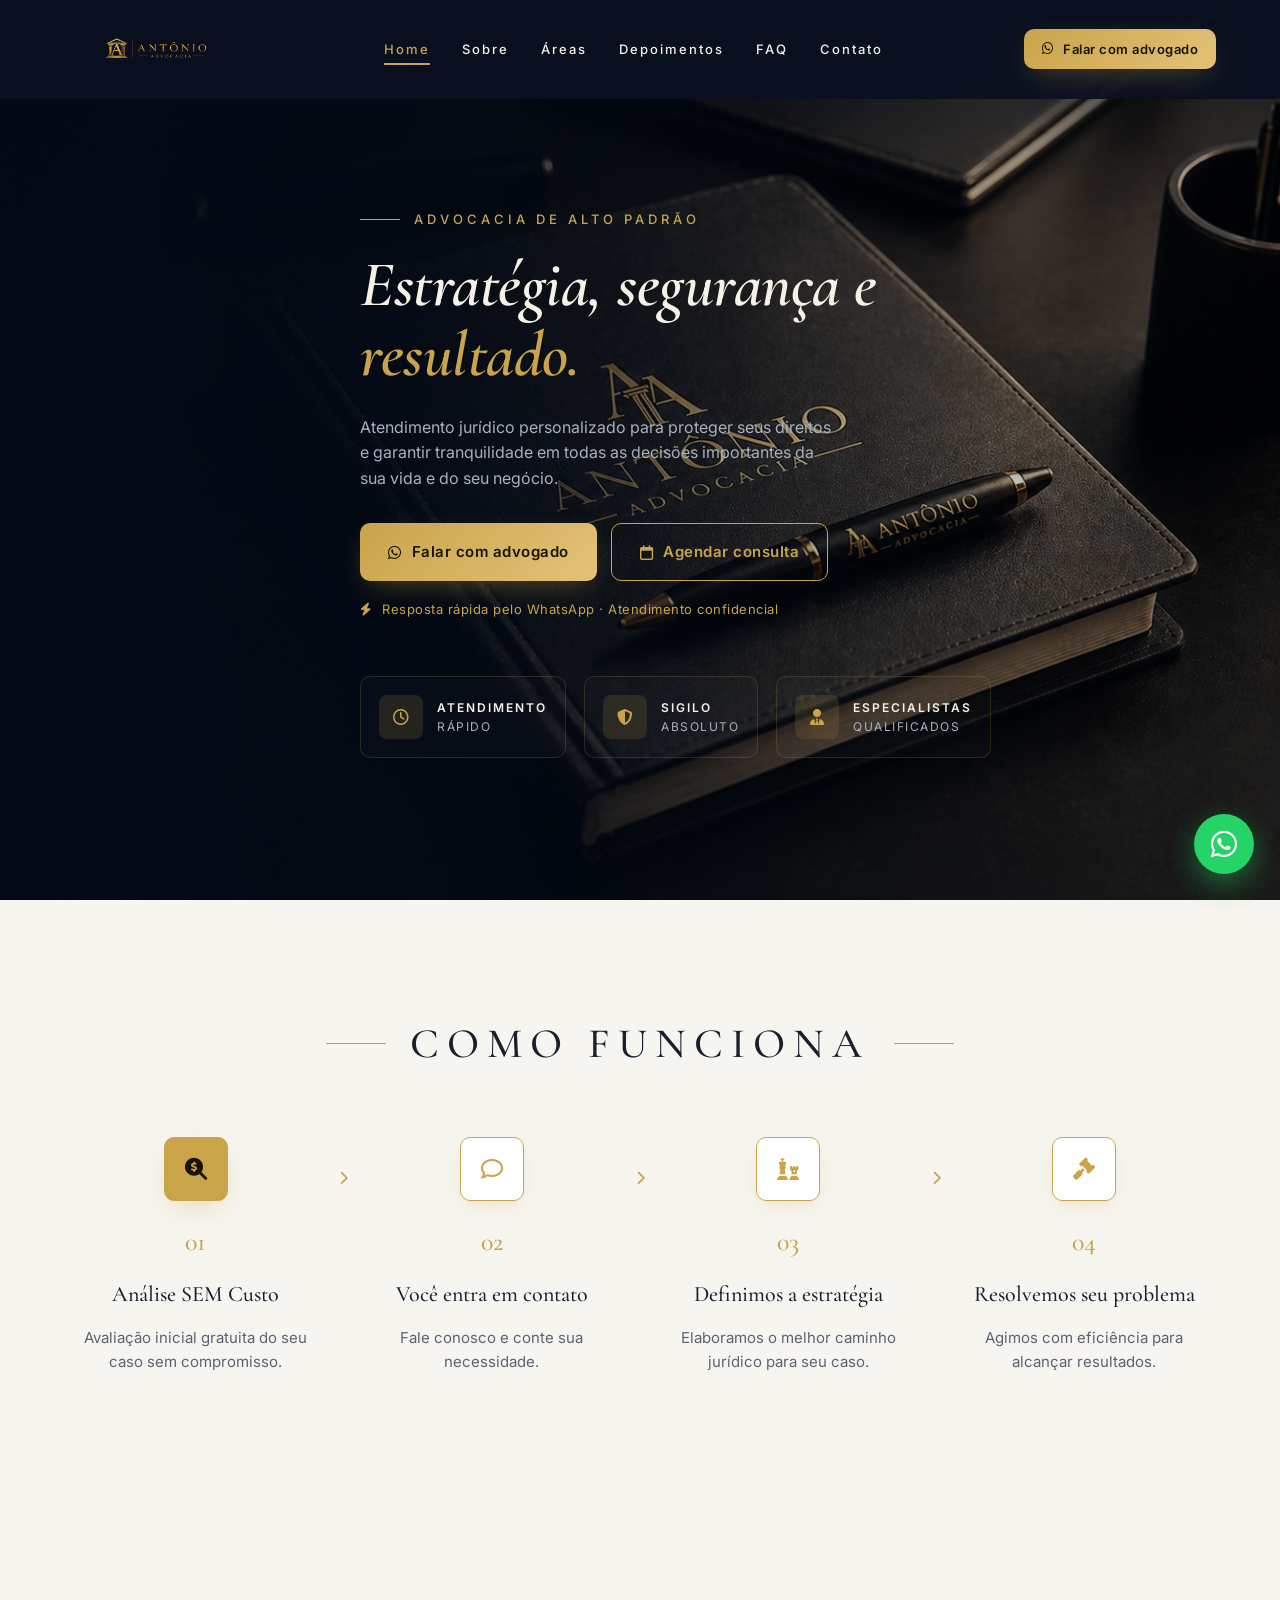
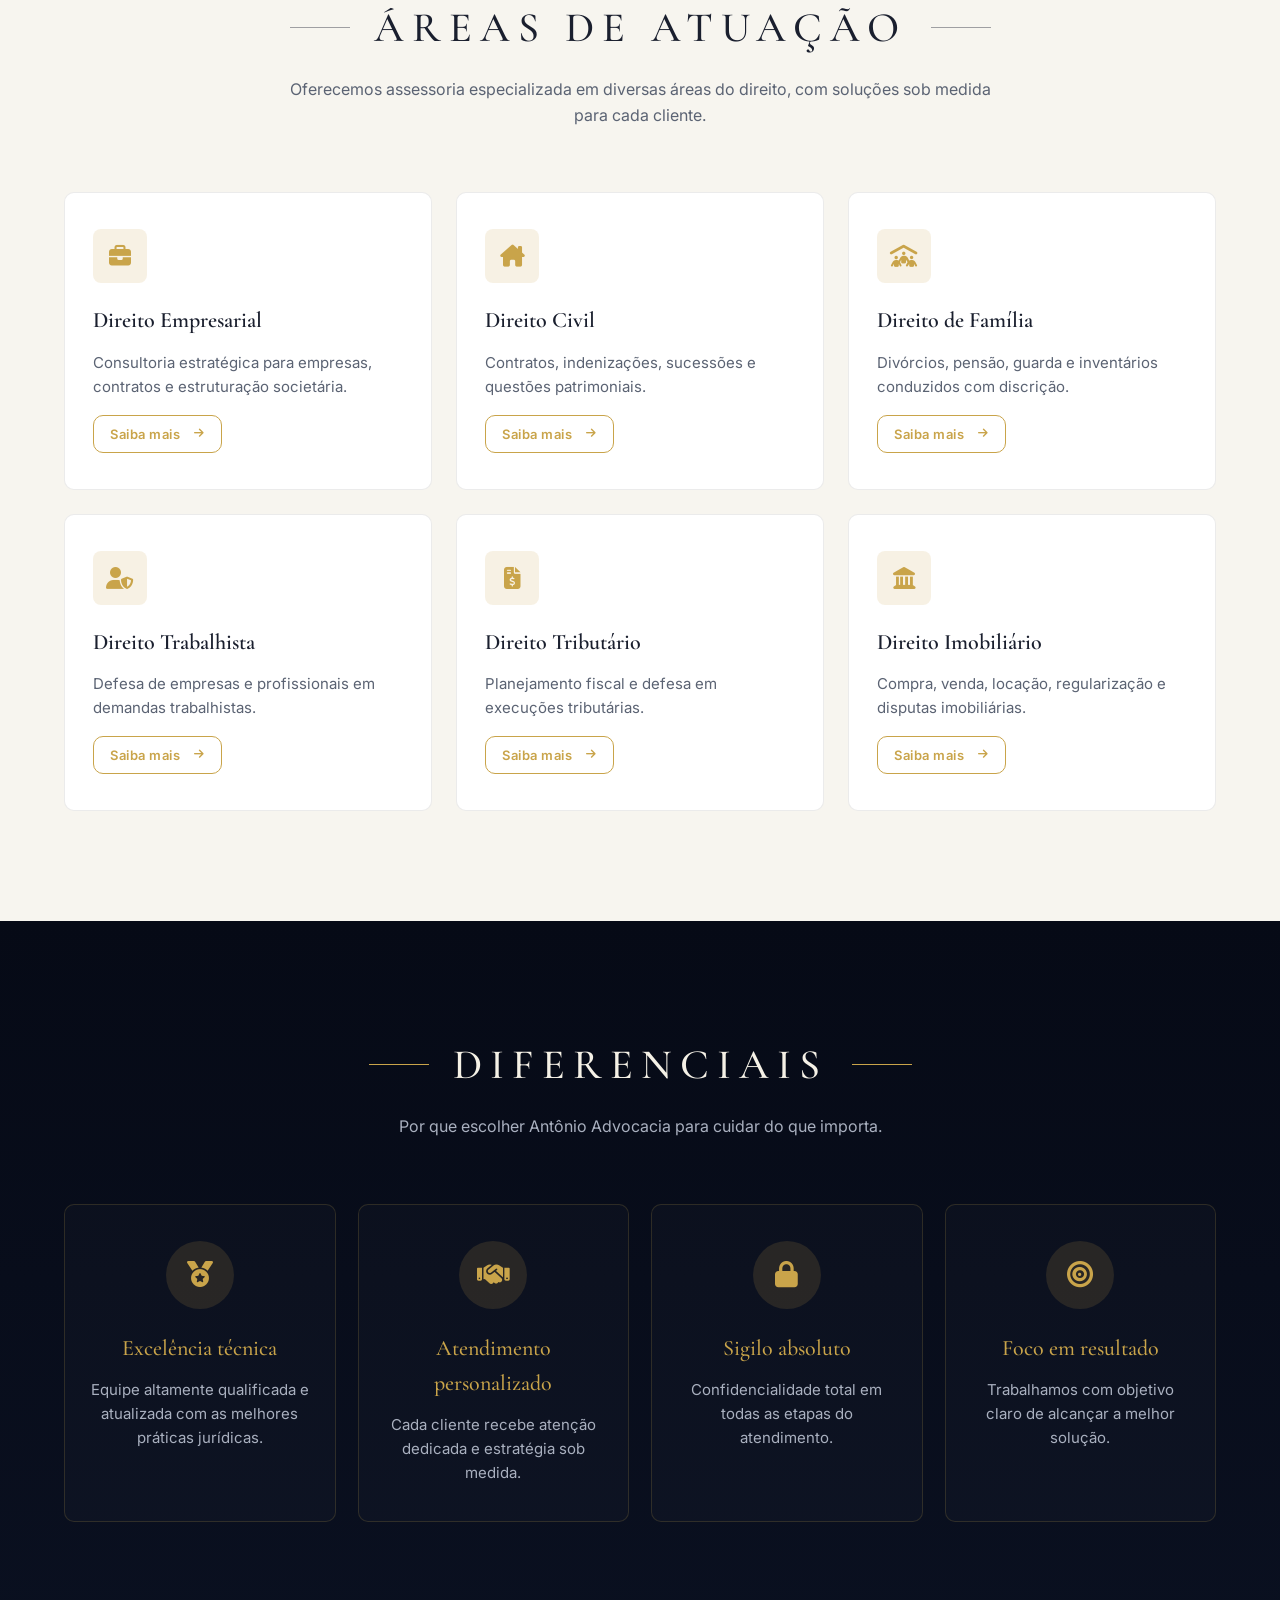
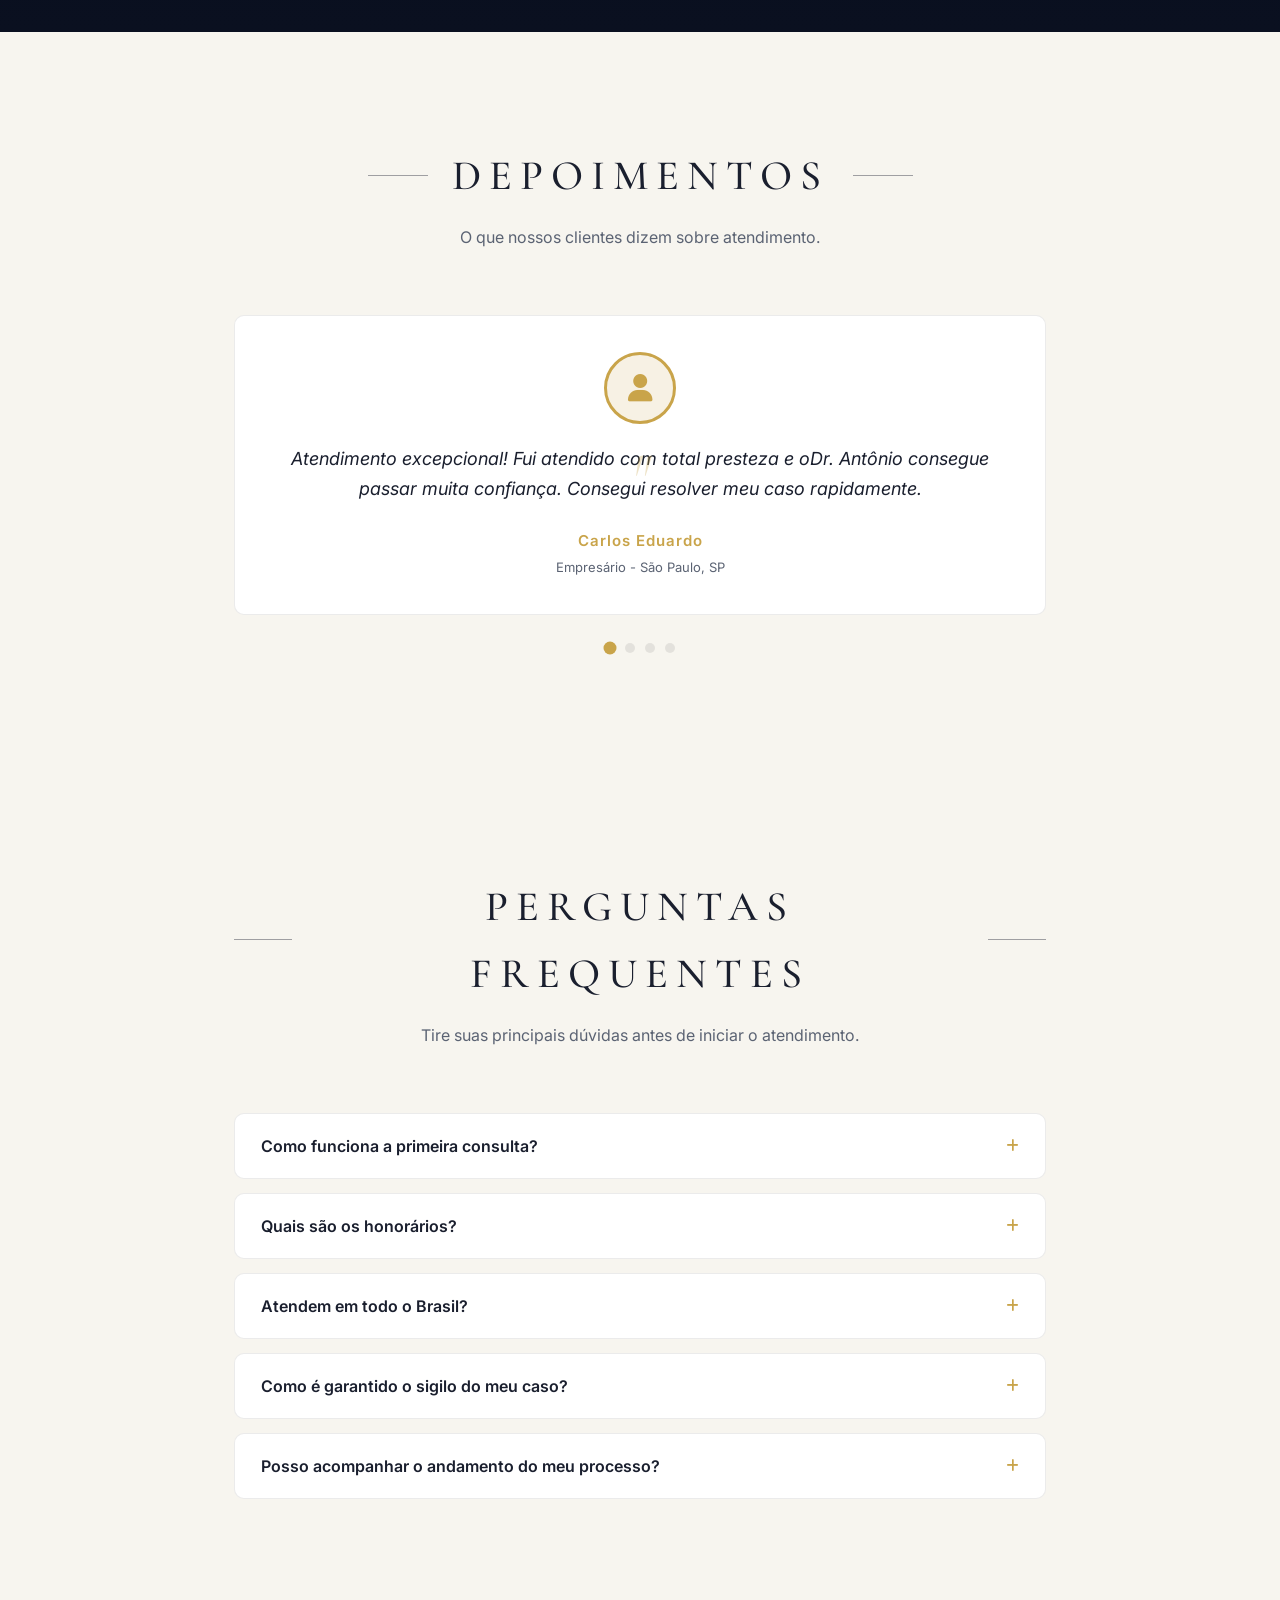
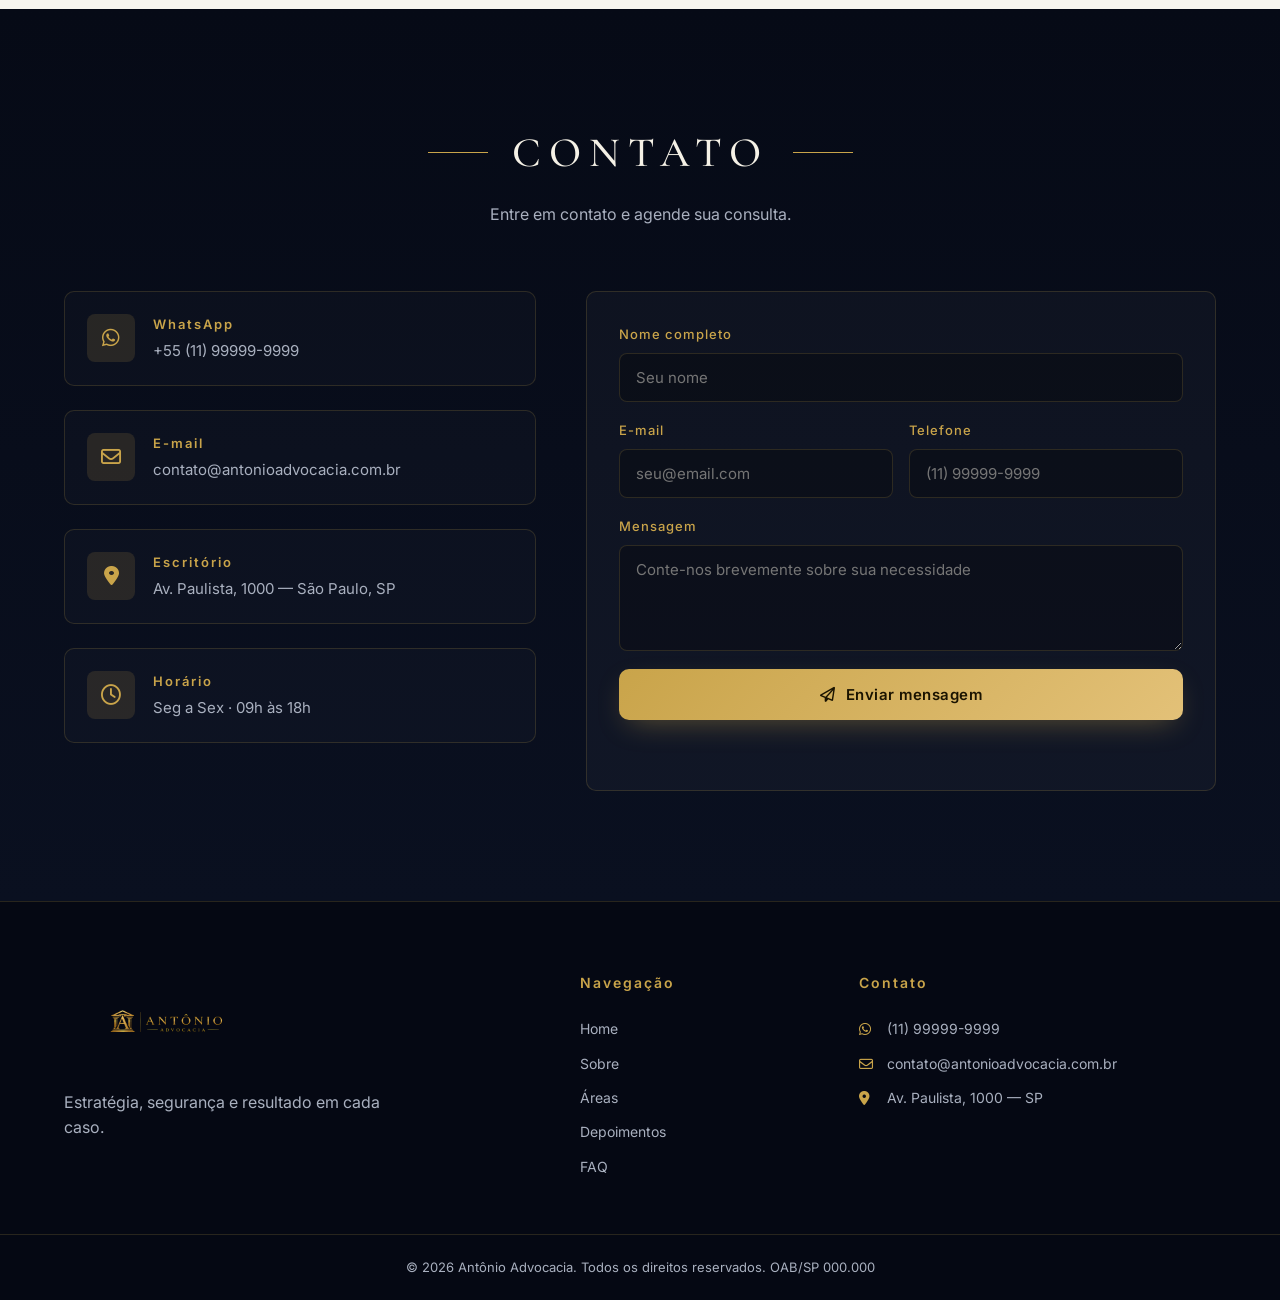
<file: index.html>
<!DOCTYPE html>
<html lang="pt-BR">
<head>
  <meta charset="UTF-8" />
  <meta name="viewport" content="width=device-width, initial-scale=1.0" />
  <meta name="description" content="Antônio Advocacia — Estratégia, segurança e resultado. Atendimento jurídico personalizado de alto padrão." />
  <title>Antônio Advocacia — Estratégia, segurança e resultado</title>
<link rel="preconnect" href="https://fonts.googleapis.com" />
  <link rel="preconnect" href="https://fonts.gstatic.com" crossorigin />
  <link href="https://fonts.googleapis.com/css2?family=Cormorant+Garamond:wght@400;500;600;700&family=Inter:wght@300;400;500;600;700&display=swap" rel="stylesheet" />
  <link rel="stylesheet" href="https://cdnjs.cloudflare.com/ajax/libs/font-awesome/6.5.0/css/all.min.css" />
  <link rel="icon" type="image/png" href="../FAVICON.png" />
  <link rel="stylesheet" href="style.css" />
</head>
<body>

  <!-- HEADER -->
  <header class="header" id="header">
    <div class="container header-inner">
<a href="#home" class="logo">
<img src="ANTONIO ADVOCACIA LOGO (1)-Photoroom.png" alt="Antônio Advocacia" class="logo-img" />
      </a>

      <nav class="nav" id="nav">
        <a href="#home" class="nav-link active">Home</a>
        <a href="#sobre" class="nav-link">Sobre</a>
        <a href="#areas" class="nav-link">Áreas</a>
        <a href="#depoimentos" class="nav-link">Depoimentos</a>
        <a href="#faq" class="nav-link">FAQ</a>
        <a href="#contato" class="nav-link">Contato</a>
      </nav>

      <a href="https://wa.me/5511999999999" target="_blank" rel="noopener" class="btn btn-gold header-cta">
        <i class="fab fa-whatsapp"></i> Falar com advogado
      </a>

      <button class="menu-toggle" id="menuToggle" aria-label="Abrir menu">
        <span></span><span></span><span></span>
      </button>
    </div>
  </header>

  <!-- HERO -->
  <section class="hero" id="home">
    <div class="hero-bg"></div>
    <div class="container hero-inner">
<div class="hero-content">
        <div class="eyebrow">
          <span class="eyebrow-line"></span>
          ADVOCACIA DE ALTO PADRÃO
        </div>
        <h1 class="hero-title">
          Estratégia, segurança e <em>resultado.</em>
        </h1>
        <p class="hero-desc">
          Atendimento jurídico personalizado para proteger seus direitos e garantir tranquilidade em todas as decisões importantes da sua vida e do seu negócio.
        </p>
        <div class="hero-actions">
          <a href="https://wa.me/5511999999999" target="_blank" rel="noopener" class="btn btn-gold btn-lg">
            <i class="fab fa-whatsapp"></i> Falar com advogado
          </a>
          <a href="#contato" class="btn btn-outline btn-lg">
            <i class="far fa-calendar"></i> Agendar consulta
          </a>
        </div>
        <p class="hero-meta">
          <i class="fas fa-bolt"></i> Resposta rápida pelo WhatsApp · Atendimento confidencial
        </p>

        <div class="hero-stats">
          <div class="stat">
            <div class="stat-icon"><i class="far fa-clock"></i></div>
            <div>
              <div class="stat-title">ATENDIMENTO</div>
              <div class="stat-sub">Rápido</div>
            </div>
          </div>
          <div class="stat">
            <div class="stat-icon"><i class="fas fa-shield-halved"></i></div>
            <div>
              <div class="stat-title">SIGILO</div>
              <div class="stat-sub">Absoluto</div>
            </div>
          </div>
          <div class="stat">
            <div class="stat-icon"><i class="fas fa-user-tie"></i></div>
            <div>
              <div class="stat-title">ESPECIALISTAS</div>
              <div class="stat-sub">Qualificados</div>
            </div>
          </div>
        </div>
      </div>
    </div>
  </section>

<!-- COMO FUNCIONA -->
  <section class="section section-light" id="sobre">
    <div class="container">
      <h2 class="section-title">
        <span class="title-deco"></span> COMO FUNCIONA <span class="title-deco"></span>
      </h2>

      <div class="steps">
        <div class="step">
          <div class="step-icon gold-bg"><i class="fas fa-search-dollar"></i></div>
          <div class="step-num">01</div>
          <h3>Análise SEM Custo</h3>
          <p>Avaliação inicial gratuita do seu caso sem compromisso.</p>
        </div>
        <div class="step-arrow"><i class="fas fa-chevron-right"></i></div>
        <div class="step">
          <div class="step-icon"><i class="far fa-comment"></i></div>
          <div class="step-num">02</div>
          <h3>Você entra em contato</h3>
          <p>Fale conosco e conte sua necessidade.</p>
        </div>
        <div class="step-arrow"><i class="fas fa-chevron-right"></i></div>
<div class="step">
          <div class="step-icon"><i class="fas fa-chess"></i></div>
          <div class="step-num">03</div>
          <h3>Definimos a estratégia</h3>
          <p>Elaboramos o melhor caminho jurídico para seu caso.</p>
        </div>
        <div class="step-arrow"><i class="fas fa-chevron-right"></i></div>
        <div class="step">
          <div class="step-icon"><i class="fas fa-gavel"></i></div>
          <div class="step-num">04</div>
          <h3>Resolvemos seu problema</h3>
          <p>Agimos com eficiência para alcançar resultados.</p>
        </div>
      </div>
    </div>
  </section>

  <!-- ÁREAS -->
  <section class="section section-light" id="areas">
    <div class="container">
      <h2 class="section-title">
        <span class="title-deco"></span> ÁREAS DE ATUAÇÃO <span class="title-deco"></span>
      </h2>
      <p class="section-desc">
        Oferecemos assessoria especializada em diversas áreas do direito, com soluções sob medida para cada cliente.
      </p>

<div class="cards">
        <div class="card">
          <div class="card-icon"><i class="fas fa-briefcase"></i></div>
          <h3>Direito Empresarial</h3>
          <p>Consultoria estratégica para empresas, contratos e estruturação societária.</p>
          <button class="btn btn-outline btn-sm toggle-btn">Saiba mais <i class="fas fa-arrow-right"></i></button>
          <div class="card-details">
            <p>Auxiliamos empresas em todas as fases: da abertura à expansão, com foco em segurança jurídica e growth sustentável.</p>
            <ul>
              <li><i class="fas fa-check"></i> Abertura de empresas</li>
              <li><i class="fas fa-check"></i> Contratos societários</li>
              <li><i class="fas fa-check"></i> Fusões e aquisições</li>
              <li><i class="fas fa-check"></i> Compliance empresarial</li>
            </ul>
            <a href="https://wa.me/5511999999999" target="_blank" class="btn btn-gold btn-sm"><i class="fab fa-whatsapp"></i> Falar com advogado</a>
          </div>
        </div>
        <div class="card">
          <div class="card-icon"><i class="fas fa-house-chimney"></i></div>
          <h3>Direito Civil</h3>
          <p>Contratos, indenizações, sucessões e questões patrimoniais.</p>
          <button class="btn btn-outline btn-sm toggle-btn">Saiba mais <i class="fas fa-arrow-right"></i></button>
          <div class="card-details">
            <p>Resolução de conflitos civis com agilidade e estratégicas focadas na melhor solução para você.</p>
            <ul>
              <li><i class="fas fa-check"></i> Contratos em geral</li>
              <li><i class="fas fa-check"></i> Indenizações</li>
              <li><i class="fas fa-check"></i> Sucessões hereditárias</li>
              <li><i class="fas fa-check"></i> Responsabilidade civil</li>
            </ul>
            <a href="https://wa.me/5511999999999" target="_blank" class="btn btn-gold btn-sm"><i class="fab fa-whatsapp"></i> Falar com advogado</a>
          </div>
        </div>
        <div class="card">
          <div class="card-icon"><i class="fas fa-people-roof"></i></div>
          <h3>Direito de Família</h3>
          <p>Divórcios, pensão, guarda e inventários conduzidos com discrição.</p>
          <button class="btn btn-outline btn-sm toggle-btn">Saiba mais <i class="fas fa-arrow-right"></i></button>
          <div class="card-details">
            <p>Atendimento humanizado para resolver questões familiares com discrição e profesionalismo.</p>
            <ul>
              <li><i class="fas fa-check"></i> Divórcio e separação</li>
              <li><i class="fas fa-check"></i> Pensão alimentícia</li>
              <li><i class="fas fa-check"></i> Guarda de filhos</li>
              <li><i class="fas fa-check"></i> Inventários</li>
            </ul>
            <a href="https://wa.me/5511999999999" target="_blank" class="btn btn-gold btn-sm"><i class="fab fa-whatsapp"></i> Falar com advogado</a>
          </div>
        </div>
        <div class="card">
          <div class="card-icon"><i class="fas fa-user-shield"></i></div>
          <h3>Direito Trabalhista</h3>
          <p>Defesa de empresas e profissionais em demandas trabalhistas.</p>
          <button class="btn btn-outline btn-sm toggle-btn">Saiba mais <i class="fas fa-arrow-right"></i></button>
          <div class="card-details">
            <p>Proteção tanto para empregadores quanto para empregados, com estratégias personalizadas.</p>
            <ul>
              <li><i class="fas fa-check"></i> Defense judicial</li>
              <li><i class="fas fa-check"></i> Acordos trabalhistas</li>
              <li><i class="fas fa-check"></i> Rescisão contratual</li>
              <li><i class="fas fa-check"></i> Assédio moral</li>
            </ul>
            <a href="https://wa.me/5511999999999" target="_blank" class="btn btn-gold btn-sm"><i class="fab fa-whatsapp"></i> Falar com advogado</a>
          </div>
        </div>
        <div class="card">
          <div class="card-icon"><i class="fas fa-file-invoice-dollar"></i></div>
          <h3>Direito Tributário</h3>
          <p>Planejamento fiscal e defesa em execuções tributárias.</p>
          <button class="btn btn-outline btn-sm toggle-btn">Saiba mais <i class="fas fa-arrow-right"></i></button>
          <div class="card-details">
            <p>Otimização fiscal dentro da lei, com estratégias para reduzir carga tributária lawfully.</p>
            <ul>
              <li><i class="fas fa-check"></i> Planejamento fiscal</li>
              <li><i class="fas fa-check"></i> Defense fiscal</li>
              <li><i class="fas fa-check"></i> Recursos administrativos</li>
              <li><i class="fas fa-check"></i> Regularização tributária</li>
            </ul>
            <a href="https://wa.me/5511999999999" target="_blank" class="btn btn-gold btn-sm"><i class="fab fa-whatsapp"></i> Falar com advogado</a>
          </div>
        </div>
        <div class="card">
          <div class="card-icon"><i class="fas fa-landmark"></i></div>
          <h3>Direito Imobiliário</h3>
          <p>Compra, venda, locação, regularização e disputas imobiliárias.</p>
          <button class="btn btn-outline btn-sm toggle-btn">Saiba mais <i class="fas fa-arrow-right"></i></button>
          <div class="card-details">
            <p>Assessoria completa em transações imobiliárias e resolução de conflitos com agilidade.</p>
            <ul>
              <li><i class="fas fa-check"></i> Contratos de compra e venda</li>
              <li><i class="fas fa-check"></i> Locação comercial</li>
              <li><i class="fas fa-check"></i> Regularização de imóveis</li>
              <li><i class="fas fa-check"></i> Disputas condominiais</li>
            </ul>
            <a href="https://wa.me/5511999999999" target="_blank" class="btn btn-gold btn-sm"><i class="fab fa-whatsapp"></i> Falar com advogado</a>
          </div>
        </div>
      </div>
    </div>
  </section>

  <!-- DIFERENCIAIS -->
  <section class="section section-dark" id="diferenciais">
    <div class="container">
      <h2 class="section-title light">
        <span class="title-deco gold"></span> DIFERENCIAIS <span class="title-deco gold"></span>
      </h2>
      <p class="section-desc light">
        Por que escolher Antônio Advocacia para cuidar do que importa.
      </p>

      <div class="diffs">
        <div class="diff">
          <div class="diff-icon"><i class="fas fa-medal"></i></div>
          <h3>Excelência técnica</h3>
          <p>Equipe altamente qualificada e atualizada com as melhores práticas jurídicas.</p>
        </div>
        <div class="diff">
          <div class="diff-icon"><i class="fas fa-handshake"></i></div>
          <h3>Atendimento personalizado</h3>
          <p>Cada cliente recebe atenção dedicada e estratégia sob medida.</p>
        </div>
        <div class="diff">
          <div class="diff-icon"><i class="fas fa-lock"></i></div>
          <h3>Sigilo absoluto</h3>
          <p>Confidencialidade total em todas as etapas do atendimento.</p>
        </div>
<div class="diff">
          <div class="diff-icon"><i class="fas fa-bullseye"></i></div>
          <h3>Foco em resultado</h3>
          <p>Trabalhamos com objetivo claro de alcançar a melhor solução.</p>
        </div>
      </div>
    </div>
  </section>

  <!-- DEPOIMENTOS -->
  <section class="section section-light" id="depoimentos">
    <div class="container container-narrow">
      <h2 class="section-title">
        <span class="title-deco"></span> DEPOIMENTOS <span class="title-deco"></span>
      </h2>
      <p class="section-desc">
        O que nossos clientes dizem sobre atendimento.
      </p>

      <div class="testimonials">
        <div class="testimonial active">
          <div class="testimonial-av"><i class="fas fa-user"></i></div>
          <p class="testimonial-q">Atendimento excepcional! Fui atendido com total presteza e oDr. Antônio consegue passar muita confiança. Consegui resolver meu caso rapidamente.</p>
          <div class="testimonial-author">Carlos Eduardo</div>
          <div class="testimonial-role">Empresário - São Paulo, SP</div>
        </div>

        <div class="testimonial">
          <div class="testimonial-av"><i class="fas fa-user"></i></div>
          <p class="testimonial-q">Profissionalismo nota 10. Depuis que contratei o escritório, minhas questões jurídicas estão em boas mãos. Recomendo para todos.</p>
          <div class="testimonial-author">Mariana Silva</div>
          <div class="testimonial-role">Directora - Rio de Janeiro, RJ</div>
        </div>

        <div class="testimonial">
          <div class="testimonial-av"><i class="fas fa-user"></i></div>
          <p class="testimonial-q">EXCELENTE! ODr. Antônio e sua equipe são muito competentes. Meu processo foi resuelto com muito mais agilidade do que eu esperava.</p>
          <div class="testimonial-author">Roberto Almeida</div>
          <div class="testimonial-role">Empresário - Belo Horizonte, MG</div>
        </div>

        <div class="testimonial">
          <div class="testimonial-av"><i class="fas fa-user"></i></div>
          <p class="testimonial-q">Atendimento humanizado e eficiente. Senti-me muito seguro durante todo o processo. Parabéns pelo trabalho exemplar!</p>
          <div class="testimonial-author">Patrícia Costa</div>
          <div class="testimonial-role">Advogada - Curitiba, PR</div>
        </div>
      </div>

      <div class="testimonial-nav">
        <div class="testimonial-dot active" data-index="0"></div>
        <div class="testimonial-dot" data-index="1"></div>
        <div class="testimonial-dot" data-index="2"></div>
        <div class="testimonial-dot" data-index="3"></div>
      </div>
    </div>
  </section>

  <!-- FAQ -->
  <section class="section section-light" id="faq">
    <div class="container container-narrow">
      <h2 class="section-title">
        <span class="title-deco"></span> PERGUNTAS FREQUENTES <span class="title-deco"></span>
      </h2>
      <p class="section-desc">
        Tire suas principais dúvidas antes de iniciar o atendimento.
      </p>

      <div class="faq">
        <div class="faq-item">
          <button class="faq-q">Como funciona a primeira consulta?<i class="fas fa-plus"></i></button>
          <div class="faq-a"><p>A primeira consulta é uma análise inicial do seu caso, onde entendemos suas necessidades e apresentamos os caminhos jurídicos possíveis.</p></div>
        </div>
        <div class="faq-item">
          <button class="faq-q">Quais são os honorários?<i class="fas fa-plus"></i></button>
          <div class="faq-a"><p>Os honorários variam conforme a complexidade do caso. Após análise inicial, apresentamos uma proposta clara e transparente.</p></div>
        </div>
        <div class="faq-item">
          <button class="faq-q">Atendem em todo o Brasil?<i class="fas fa-plus"></i></button>
          <div class="faq-a"><p>Sim. Atendemos clientes em todo o território nacional, presencialmente ou por videoconferência.</p></div>
        </div>
        <div class="faq-item">
          <button class="faq-q">Como é garantido o sigilo do meu caso?<i class="fas fa-plus"></i></button>
          <div class="faq-a"><p>Seguimos rigorosamente o código de ética da OAB. Todas as informações são tratadas com absoluta confidencialidade.</p></div>
        </div>
        <div class="faq-item">
          <button class="faq-q">Posso acompanhar o andamento do meu processo?<i class="fas fa-plus"></i></button>
          <div class="faq-a"><p>Sim. Mantemos comunicação constante e enviamos atualizações periódicas sobre cada etapa.</p></div>
        </div>
      </div>
    </div>
  </section>

  <!-- CONTATO -->
  <section class="section section-dark" id="contato">
    <div class="container">
      <h2 class="section-title light">
        <span class="title-deco gold"></span> CONTATO <span class="title-deco gold"></span>
      </h2>
      <p class="section-desc light">Entre em contato e agende sua consulta.</p>

      <div class="contact-grid">
        <div class="contact-info">
          <div class="contact-item">
            <div class="contact-icon"><i class="fab fa-whatsapp"></i></div>
            <div>
              <h4>WhatsApp</h4>
              <p>+55 (11) 99999-9999</p>
            </div>
          </div>
          <div class="contact-item">
            <div class="contact-icon"><i class="far fa-envelope"></i></div>
            <div>
              <h4>E-mail</h4>
              <p>contato@antonioadvocacia.com.br</p>
            </div>
          </div>
          <div class="contact-item">
            <div class="contact-icon"><i class="fas fa-location-dot"></i></div>
            <div>
              <h4>Escritório</h4>
              <p>Av. Paulista, 1000 — São Paulo, SP</p>
            </div>
          </div>
          <div class="contact-item">
            <div class="contact-icon"><i class="far fa-clock"></i></div>
            <div>
              <h4>Horário</h4>
              <p>Seg a Sex · 09h às 18h</p>
            </div>
          </div>
        </div>

        <form class="contact-form" id="contactForm">
          <div class="field">
            <label>Nome completo</label>
            <input type="text" name="nome" required placeholder="Seu nome" />
          </div>
          <div class="row">
            <div class="field">
              <label>E-mail</label>
              <input type="email" name="email" required placeholder="seu@email.com" />
            </div>
            <div class="field">
              <label>Telefone</label>
              <input type="tel" name="telefone" required placeholder="(11) 99999-9999" />
            </div>
          </div>
          <div class="field">
            <label>Mensagem</label>
            <textarea name="mensagem" rows="4" required placeholder="Conte-nos brevemente sobre sua necessidade"></textarea>
          </div>
          <button type="submit" class="btn btn-gold btn-lg btn-block">
            <i class="far fa-paper-plane"></i> Enviar mensagem
          </button>
          <p class="form-status" id="formStatus"></p>
        </form>
      </div>
    </div>
  </section>

  <!-- FOOTER -->
  <footer class="footer">
    <div class="container footer-inner">
<div class="footer-brand">
        <a href="#home" class="logo">
<img src="logo-topo.png" alt="Antônio Advocacia" style="width: 200px;" />
        </a>
        <p>Estratégia, segurança e resultado em cada caso.</p>
      </div>

<div class="footer-col">
        <h4>Navegação</h4>
        <a href="#home">Home</a>
        <a href="#sobre">Sobre</a>
        <a href="#areas">Áreas</a>
        <a href="#depoimentos">Depoimentos</a>
        <a href="#faq">FAQ</a>
      </div>

      <div class="footer-col">
        <h4>Contato</h4>
        <p><i class="fab fa-whatsapp"></i> (11) 99999-9999</p>
        <p><i class="far fa-envelope"></i> contato@antonioadvocacia.com.br</p>
        <p><i class="fas fa-location-dot"></i> Av. Paulista, 1000 — SP</p>
      </div>
    </div>
    <div class="footer-bottom">
      <div class="container">
        <p>© <span id="year"></span> Antônio Advocacia. Todos os direitos reservados. OAB/SP 000.000</p>
      </div>
    </div>
  </footer>

  <!-- WHATSAPP FLUTUANTE -->
  <a href="https://wa.me/5511999999999" target="_blank" rel="noopener" class="wa-float" aria-label="WhatsApp">
    <i class="fab fa-whatsapp"></i>
  </a>

<script src="script.js"></script>
</body>
</html>
</file>
<file: style.css>
/* ==========================================================
   Antônio Advocacia — Design System
   ========================================================== */
:root {
  --bg-dark: #0a1020;
  --bg-darker: #060a16;
  --bg-deep: #050813;
  --bg-light: #f7f5ef;
  --bg-light-2: #efeadc;
  --text-light: #f5f1e6;
  --text-muted-light: #a9b0bf;
  --text-dark: #1a1f2e;
  --text-muted-dark: #5b6373;
  --gold: #c9a44a;
  --gold-2: #e3c178;
  --gold-soft: rgba(201, 164, 74, 0.15);
  --border-dark: rgba(201, 164, 74, 0.18);
  --border-light: rgba(0, 0, 0, 0.08);
  --shadow-gold: 0 10px 30px -10px rgba(201, 164, 74, 0.45);
  --shadow-soft: 0 10px 40px -15px rgba(0, 0, 0, 0.35);
  --font-serif: 'Cormorant Garamond', Georgia, serif;
  --font-sans: 'Inter', system-ui, -apple-system, sans-serif;
  --radius: 10px;
  --container: 1200px;
--transition: 0.2s ease;
}

* { box-sizing: border-box; margin: 0; padding: 0; }
html { scroll-behavior: smooth; }
body {
  font-family: var(--font-sans);
  background: var(--bg-dark);
  color: var(--text-light);
  line-height: 1.6;
  -webkit-font-smoothing: antialiased;
  overflow-x: hidden;
}
img, svg { display: block; max-width: 100%; }
a { color: inherit; text-decoration: none; }
button { font-family: inherit; cursor: pointer; border: none; background: none; color: inherit; }

.container {
  max-width: var(--container);
  margin: 0 auto;
  padding: 0 24px;
}
.container-narrow { max-width: 860px; }

/* ============ BUTTONS ============ */
.btn {
  display: inline-flex; align-items: center; justify-content: center; gap: 10px;
  padding: 12px 22px; border-radius: var(--radius);
  font-weight: 600; font-size: 14px; letter-spacing: 0.5px;
  transition: all var(--transition);
  cursor: pointer; white-space: nowrap;
}
.btn-lg { padding: 16px 28px; font-size: 15px; }
.btn-block { width: 100%; }
.btn-gold {
  background: linear-gradient(135deg, var(--gold), var(--gold-2));
  color: #1a1300;
  box-shadow: var(--shadow-gold);
}
.btn-gold:hover { transform: translateY(-2px); box-shadow: 0 14px 36px -10px rgba(201,164,74,0.6); }
.btn-outline {
  border: 1.5px solid var(--gold);
  color: var(--gold);
  background: transparent;
}
.btn-outline:hover { background: var(--gold-soft); }
.btn-sm { padding: 10px 16px; font-size: 13px; margin-top: 16px; }
.btn-sm i { font-size: 11px; margin-left: 6px; }

/* ============ HEADER ============ */
.header {
  position: fixed; top: 0; left: 0; right: 0; z-index: 100;
  background: rgba(10, 16, 32, 0.95);
  border-bottom: 1px solid transparent;
  transition: all var(--transition);
  min-height: 60px;
}
.header.scrolled {
  background: rgba(6, 10, 22, 0.95);
  border-bottom-color: var(--border-dark);
}
.header-inner {
  display: flex; align-items: center; justify-content: space-between;
  padding: 4px 24px; gap: 24px;
}
.logo { display: flex; align-items: center; color: var(--gold); }
.logo-img { width: 180px; height: auto; cursor: pointer; }
.logo-mark { width: 160px; height: auto; color: var(--gold); }
.logo-mark img { width: 100%; height: auto; }
.logo-text { display: flex; flex-direction: column; line-height: 1; margin-left: -5px; }
.logo-title {
  font-family: var(--font-serif); font-size: 28px; font-weight: 700;
  color: var(--text-light); letter-spacing: 2px;
}
.logo-sub {
  font-size: 14px; color: var(--gold); letter-spacing: 6px; margin-top: 0px;
}
.nav { display: flex; gap: 32px; }
.nav-link {
  font-size: 13px; font-weight: 500; letter-spacing: 2px;
  color: var(--text-light); position: relative; padding: 6px 0;
  transition: color var(--transition);
}
.nav-link::after {
  content: ''; position: absolute; bottom: 0; left: 0;
  width: 0; height: 2px; background: var(--gold);
  transition: width var(--transition);
}
.nav-link:hover, .nav-link.active { color: var(--gold); }
.nav-link.active::after, .nav-link:hover::after { width: 100%; }
.header-cta { font-size: 13px; padding: 10px 18px; }
.menu-toggle {
  display: none; flex-direction: column; gap: 5px; padding: 8px;
}
.menu-toggle span {
  width: 24px; height: 2px; background: var(--gold); transition: var(--transition);
}

/* ============ HERO ============ */
.hero {
  min-height: 100vh;
  position: relative;
  display: flex;
  align-items: center;
  background:
    linear-gradient(90deg, rgba(3, 10, 22, 0.96) 0%, rgba(3, 10, 22, 0.88) 30%, rgba(3, 10, 22, 0.35) 62%, rgba(3, 10, 22, 0.12) 100%),
url("fundo-hero.png");
  background-size: cover;
  background-position: right center;
  background-repeat: no-repeat;
  padding: 140px 0 80px;
  overflow: hidden;
}
.hero-bg { display: none; }
.hero .container,
.hero-inner {
  position: relative;
  z-index: 2;
}
.hero-content {
  max-width: 560px;
  margin-left: 0;
  text-align: left;
  animation: fadeUp 1s ease both;
}
.hero-logo,
.hero-brand,
.hero img.hero-logo,
.hero .logo-inside,
.hero .brand-inside {
  display: none !important;
}

.eyebrow {
  display: inline-flex; align-items: center; gap: 14px;
  color: var(--gold); font-size: 13px; letter-spacing: 4px; font-weight: 500;
  margin-bottom: 20px;
}
.eyebrow-line { width: 40px; height: 1px; background: var(--gold); }

.hero-title {
  font-family: var(--font-serif);
  font-size: clamp(42px, 5vw, 64px);
  font-weight: 600; line-height: 1.1; letter-spacing: -0.5px;
  margin-bottom: 24px;
  font-style: italic;
}
.hero-title em {
  font-style: italic; font-weight: 600;
  color: var(--gold);
}
.hero-desc {
  font-size: 16px; color: var(--text-muted-light);
  margin-bottom: 32px;
  max-width: 480px;
}
.hero-actions { display: flex; flex-wrap: wrap; gap: 14px; margin-bottom: 18px; }
.hero-meta { font-size: 13px; color: var(--gold); letter-spacing: 0.5px; }
.hero-meta i { margin-right: 6px; }

.hero-stats {
  display: grid; grid-template-columns: repeat(3, 1fr); gap: 18px;
  margin-top: 56px; max-width: 640px;
}
.stat {
  display: flex; align-items: center; gap: 14px;
  padding: 18px; border: 1px solid var(--border-dark); border-radius: var(--radius);
  background: rgba(255,255,255,0.02);
}
.stat-icon {
  width: 44px; height: 44px; border-radius: 8px;
  display: grid; place-items: center;
  background: var(--gold-soft); color: var(--gold);
}
.stat-title { font-size: 12px; letter-spacing: 2px; color: var(--text-light); font-weight: 600; }
.stat-sub { font-size: 12px; color: var(--text-muted-light); letter-spacing: 1.5px; text-transform: uppercase; }

/* ============ SECTIONS ============ */
.section { padding: 110px 0; }
.section-light { background: var(--bg-light); color: var(--text-dark); }
.section-dark {
  background: linear-gradient(180deg, #060a16 0%, #0a1020 100%);
  color: var(--text-light);
}
.section-title {
  font-family: var(--font-serif);
  font-size: clamp(28px, 4vw, 42px);
  font-weight: 500; letter-spacing: 8px;
  text-align: center;
  display: flex; align-items: center; justify-content: center; gap: 24px;
  margin-bottom: 16px;
  color: var(--text-dark);
}
.section-title.light { color: var(--text-light); }
.title-deco { width: 60px; height: 1px; background: var(--text-dark); opacity: 0.4; }
.title-deco.gold { background: var(--gold); opacity: 1; }
.section-desc {
  text-align: center; max-width: 720px; margin: 0 auto 64px;
  color: var(--text-muted-dark); font-size: 16px;
}
.section-desc.light { color: var(--text-muted-light); }

/* ============ STEPS ============ */
.steps {
  display: flex; align-items: flex-start; justify-content: space-between;
  gap: 12px; margin-top: 60px;
}
.step { flex: 1; text-align: center; max-width: 240px; margin: 0 auto; }
.step-icon.gold-bg {
  background: var(--gold) !important;
  color: #1a1300;
  box-shadow: var(--shadow-gold);
}
.step-icon {
  width: 64px; height: 64px; margin: 0 auto 20px;
  display: grid; place-items: center;
  background: #fff; color: var(--gold);
  border: 1px solid var(--gold); border-radius: var(--radius);
  font-size: 22px;
  box-shadow: 0 6px 20px -10px rgba(201,164,74,0.5);
}
.step-num {
  font-family: var(--font-serif);
  font-size: 26px; color: var(--gold); margin-bottom: 14px; font-weight: 500;
}
.step h3 {
  font-family: var(--font-serif);
  font-size: 22px; font-weight: 500; margin-bottom: 14px; color: var(--text-dark);
}
.step p { color: var(--text-muted-dark); font-size: 15px; }
.step-arrow { color: var(--gold); font-size: 14px; padding-top: 30px; }

/* ============ CARDS ============ */
.cards {
  display: grid; grid-template-columns: repeat(3, 1fr); gap: 24px;
}
.card {
  background: #fff;
  padding: 36px 28px; border-radius: var(--radius);
  border: 1px solid var(--border-light);
  transition: all var(--transition);
  text-align: left;
}
.card:hover {
  transform: translateY(-6px);
  box-shadow: var(--shadow-soft);
  border-color: var(--gold);
}
.card-icon {
  width: 54px; height: 54px; border-radius: 8px;
  display: grid; place-items: center;
  background: var(--gold-soft); color: var(--gold);
  font-size: 22px; margin-bottom: 20px;
}
.card h3 {
  font-family: var(--font-serif);
  font-size: 22px; font-weight: 600; margin-bottom: 12px; color: var(--text-dark);
}
.card p { color: var(--text-muted-dark); font-size: 15px; }
.card-details {
  max-height: 0;
  overflow: hidden;
  transition: max-height 0.3s ease, padding 0.3s ease, opacity 0.3s ease;
  opacity: 0;
}
.card.expanded .card-details {
  max-height: 400px;
  opacity: 1;
  padding-top: 16px;
}
.card-details > p {
  color: var(--text-dark);
  font-size: 14px;
  margin-bottom: 12px;
}
.card-details ul {
  list-style: none;
  margin-bottom: 16px;
}
.card-details ul li {
  color: var(--text-dark);
  font-size: 13px;
  padding: 8px 0;
  border-bottom: 1px solid var(--border-light);
  display: flex;
  align-items: center;
  gap: 10px;
}
.card-details ul li i {
  color: var(--gold);
  font-size: 11px;
}
.card-details .btn-sm {
  margin-top: 8px;
}
.toggle-btn {
  gap: 8px;
}
.toggle-btn i {
  transition: transform 0.2s ease;
}
.card.expanded .toggle-btn i {
  transform: rotate(180deg);
}
.toggle-btn .btn-text::after {
  content: 'Ver menos';
}
.card.expanded .toggle-btn .btn-text::before {
  content: 'Ver menos';
}

/* ============ DIFERENCIAIS ============ */
.diffs {
  display: grid; grid-template-columns: repeat(4, 1fr); gap: 22px;
}
.diff {
  text-align: center; padding: 36px 22px;
  border: 1px solid var(--border-dark); border-radius: var(--radius);
  background: rgba(255,255,255,0.02);
  transition: all var(--transition);
}
.diff:hover {
  transform: translateY(-6px);
  border-color: var(--gold);
  background: rgba(201,164,74,0.05);
}
.diff-icon {
  width: 68px; height: 68px; margin: 0 auto 22px;
  display: grid; place-items: center; border-radius: 50%;
  background: var(--gold-soft); color: var(--gold);
  font-size: 26px;
}
.diff h3 {
  font-family: var(--font-serif);
  font-size: 22px; font-weight: 500; color: var(--gold); margin-bottom: 12px;
}
.diff p { color: var(--text-muted-light); font-size: 15px; }

/* ============ FAQ ============ */
.faq { display: flex; flex-direction: column; gap: 14px; }
.faq-item {
  background: #fff; border: 1px solid var(--border-light); border-radius: var(--radius);
  overflow: hidden; transition: all var(--transition);
}
.faq-item.open { border-color: var(--gold); box-shadow: var(--shadow-soft); }
.faq-q {
  width: 100%; text-align: left;
  padding: 22px 26px; font-size: 16px; font-weight: 600;
  color: var(--text-dark);
  display: flex; justify-content: space-between; align-items: center; gap: 16px;
}
.faq-q i { color: var(--gold); transition: transform var(--transition); font-size: 14px; }
.faq-item.open .faq-q i { transform: rotate(45deg); }
.faq-a {
  max-height: 0; overflow: hidden;
  transition: max-height 0.3s ease, padding 0.3s ease;
  padding: 0 26px;
}
.faq-item.open .faq-a { max-height: 300px; padding: 0 26px 22px; }
.faq-a p { color: var(--text-muted-dark); font-size: 15px; }

/* ============ DEPOIMENTOS ============ */
.testimonials { display: flex; gap: 24px; overflow: hidden; }
.testimonial {
  flex: 0 0 100%;
  background: #fff;
  padding: 36px;
  border-radius: var(--radius);
  border: 1px solid var(--border-light);
  text-align: center;
  display: none;
  animation: fadeIn 0.6s ease;
}
.testimonial.active { display: block; }
.testimonial-av {
  width: 72px; height: 72px;
  margin: 0 auto 20px;
  border-radius: 50%;
  background: var(--gold-soft);
  display: grid; place-items: center;
  font-size: 28px;
  color: var(--gold);
  border: 3px solid var(--gold);
}
.testimonial-q {
  font-size: 18px;
  font-style: italic;
  color: var(--text-dark);
  margin-bottom: 24px;
  line-height: 1.7;
  position: relative;
}
.testimonial-q::before {
  content: '"';
  font-family: var(--font-serif);
  font-size: 60px;
  color: var(--gold);
  opacity: 0.3;
  position: absolute;
  top: -20px; left: 50%;
  transform: translateX(-50%);
}
.testimonial-author {
  font-weight: 600;
  color: var(--gold);
  font-size: 15px;
  letter-spacing: 1px;
}
.testimonial-role {
  font-size: 13px;
  color: var(--text-muted-dark);
  margin-top: 4px;
}
.testimonial-nav {
  display: flex;
  justify-content: center;
  gap: 10px;
  margin-top: 28px;
}
.testimonial-dot {
  width: 10px;
  height: 10px;
  border-radius: 50%;
  background: var(--border-light);
  cursor: pointer;
  transition: all 0.2s ease;
}
.testimonial-dot.active {
  background: var(--gold);
  transform: scale(1.3);
}
.testimonial:hover .testimonial-av {
  transform: scale(1.1);
}

/* ============ CONTATO ============ */
.contact-grid {
  display: grid; grid-template-columns: 1fr 1.2fr; gap: 50px;
  align-items: start;
}
.contact-info { display: flex; flex-direction: column; gap: 24px; }
.contact-item {
  display: flex; gap: 18px; align-items: flex-start;
  padding: 22px; border: 1px solid var(--border-dark); border-radius: var(--radius);
  background: rgba(255,255,255,0.02);
}
.contact-icon {
  width: 48px; height: 48px; flex-shrink: 0;
  display: grid; place-items: center; border-radius: 8px;
  background: var(--gold-soft); color: var(--gold);
  font-size: 20px;
}
.contact-item h4 {
  font-size: 13px; letter-spacing: 2px; color: var(--gold);
  margin-bottom: 4px; font-weight: 600;
}
.contact-item p { color: var(--text-muted-light); font-size: 15px; }

.contact-form {
  background: rgba(255,255,255,0.03);
  border: 1px solid var(--border-dark);
  padding: 32px; border-radius: var(--radius);
  display: flex; flex-direction: column; gap: 18px;
}
.field { display: flex; flex-direction: column; gap: 8px; }
.field label { font-size: 13px; color: var(--gold); letter-spacing: 1px; font-weight: 500; }
.field input, .field textarea {
  padding: 14px 16px; font-size: 15px;
  background: rgba(0,0,0,0.25); color: var(--text-light);
  border: 1px solid var(--border-dark); border-radius: 8px;
  font-family: inherit; transition: border var(--transition);
}
.field input:focus, .field textarea:focus { outline: none; border-color: var(--gold); }
.field textarea { resize: vertical; }
.row { display: grid; grid-template-columns: 1fr 1fr; gap: 16px; }
.form-status { font-size: 14px; text-align: center; min-height: 20px; color: var(--gold); }

/* ============ FOOTER ============ */
.footer {
  background: var(--bg-deep);
  border-top: 1px solid var(--border-dark);
  padding-top: 70px;
}
.footer-inner {
  display: grid; grid-template-columns: 2fr 1fr 1.5fr; gap: 40px;
  padding-bottom: 50px;
}
.footer-brand p { color: var(--text-muted-light); margin-top: 18px; max-width: 320px; }
.footer-col h4 {
  color: var(--gold); font-size: 14px; letter-spacing: 2px;
  margin-bottom: 18px; font-weight: 600;
}
.footer-col a, .footer-col p {
  display: block; color: var(--text-muted-light); font-size: 14px;
  padding: 6px 0; transition: color var(--transition);
}
.footer-col a:hover { color: var(--gold); }
.footer-col p i { color: var(--gold); margin-right: 8px; width: 16px; }
.footer-bottom {
  border-top: 1px solid var(--border-dark);
  padding: 22px 0; text-align: center;
  color: var(--text-muted-light); font-size: 13px;
}

/* ============ WHATSAPP FLOAT ============ */
.wa-float {
  position: fixed; bottom: 26px; right: 26px; z-index: 90;
  width: 60px; height: 60px; border-radius: 50%;
  background: #25D366; color: #fff;
  display: grid; place-items: center;
  font-size: 30px;
  box-shadow: 0 10px 30px rgba(37,211,102,0.45);
  transition: transform var(--transition);
  animation: pulse 2s infinite;
}
.wa-float:hover { transform: scale(1.1); }

@keyframes pulse {
  0%, 100% { box-shadow: 0 10px 30px rgba(37,211,102,0.45), 0 0 0 0 rgba(37,211,102,0.5); }
  50% { box-shadow: 0 10px 30px rgba(37,211,102,0.45), 0 0 0 14px rgba(37,211,102,0); }
}

/* ============ ANIMATIONS ============ */
@keyframes fadeUp {
  from { opacity: 0; transform: translateY(30px); }
  to { opacity: 1; transform: translateY(0); }
}
@keyframes fadeIn {
  from { opacity: 0; }
  to { opacity: 1; }
}
@keyframes scaleIn {
  from { opacity: 0; transform: scale(0.9); }
  to { opacity: 1; transform: scale(1); }
}
@keyframes slideLeft {
  from { opacity: 0; transform: translateX(-40px); }
  to { opacity: 1; transform: translateX(0); }
}
@keyframes slideRight {
  from { opacity: 0; transform: translateX(40px); }
  to { opacity: 1; transform: translateX(0); }
}
@keyframes float {
  0%, 100% { transform: translateY(0); }
  50% { transform: translateY(-10px); }
}
@keyframes shimmer {
  0% { background-position: -200% 0; }
  100% { background-position: 200% 0; }
}
.reveal { opacity: 0; transform: translateY(15px); transition: all 0.25s ease; }
.reveal.visible { opacity: 1; transform: translateY(0); }

/* Novo: Animações de hover avançadas */
.card, .diff, .step, .contact-item {
  transition: all 0.2s ease;
}
.card:hover, .diff:hover {
  transform: translateY(-8px);
  box-shadow: 0 20px 40px rgba(0,0,0,0.15);
}
.stat:hover {
  transform: scale(1.03);
  border-color: var(--gold);
}
.btn-gold {
  position: relative;
  overflow: hidden;
}
.btn-gold::before {
  content: '';
  position: absolute;
  top: 0; left: -100%;
  width: 100%; height: 100%;
  background: linear-gradient(90deg, transparent, rgba(255,255,255,0.3), transparent);
transition: left 0.3s ease;
}
.btn-gold:hover::before {
  left: 100%;
}
.btn-outline {
  transition: all 0.2s ease;
}
.btn-outline:hover {
  background: var(--gold);
  color: #1a1300;
  transform: translateY(-2px);
}

/* Animações de entrada */
.fade-in { animation: fadeIn 0.8s ease forwards; }
.scale-in { animation: scaleIn 0.6s ease forwards; }
.slide-left { animation: slideLeft 0.8s ease forwards; }
.slide-right { animation: slideRight 0.8s ease forwards; }
.float { animation: float 3s ease-in-out infinite; }

/* Delay classes */
.delay-1 { animation-delay: 0.1s; }
.delay-2 { animation-delay: 0.2s; }
.delay-3 { animation-delay: 0.3s; }
.delay-4 { animation-delay: 0.4s; }
.delay-5 { animation-delay: 0.5s; }

/* ============ RESPONSIVE ============ */
@media (max-width: 980px) {
  .nav, .header-cta { display: none; }
  .menu-toggle { display: flex; }
  .nav.open {
    display: flex; position: absolute; top: 100%; left: 0; right: 0;
    flex-direction: column; gap: 0;
    background: var(--bg-darker); padding: 20px;
    border-top: 1px solid var(--border-dark);
  }
  .nav.open .nav-link { padding: 14px 0; border-bottom: 1px solid var(--border-dark); }
  .nav.open .nav-link:last-child { border-bottom: none; }

  .steps { flex-direction: column; gap: 30px; }
  .step-arrow { transform: rotate(90deg); padding: 0; }
  .cards { grid-template-columns: repeat(2, 1fr); }
  .diffs { grid-template-columns: repeat(2, 1fr); }
  .contact-grid { grid-template-columns: 1fr; gap: 32px; }
  .footer-inner { grid-template-columns: 1fr; gap: 30px; }
.hero-stats { grid-template-columns: 1fr; max-width: 360px; }
}

@media (max-width: 600px) {
  .section { padding: 80px 0; }
  .hero { padding: 120px 0 60px; }
  .cards, .diffs { grid-template-columns: 1fr; }
  .row { grid-template-columns: 1fr; }
  .section-title { letter-spacing: 4px; gap: 14px; }
  .title-deco { width: 30px; }
  .hero-actions .btn { width: 100%; }
  .wa-float { width: 54px; height: 54px; font-size: 26px; bottom: 20px; right: 20px; }
  .logo-img { width: 100px; }
  .hero-logo { width: 100%; max-width: 320px; }
}
</file>
